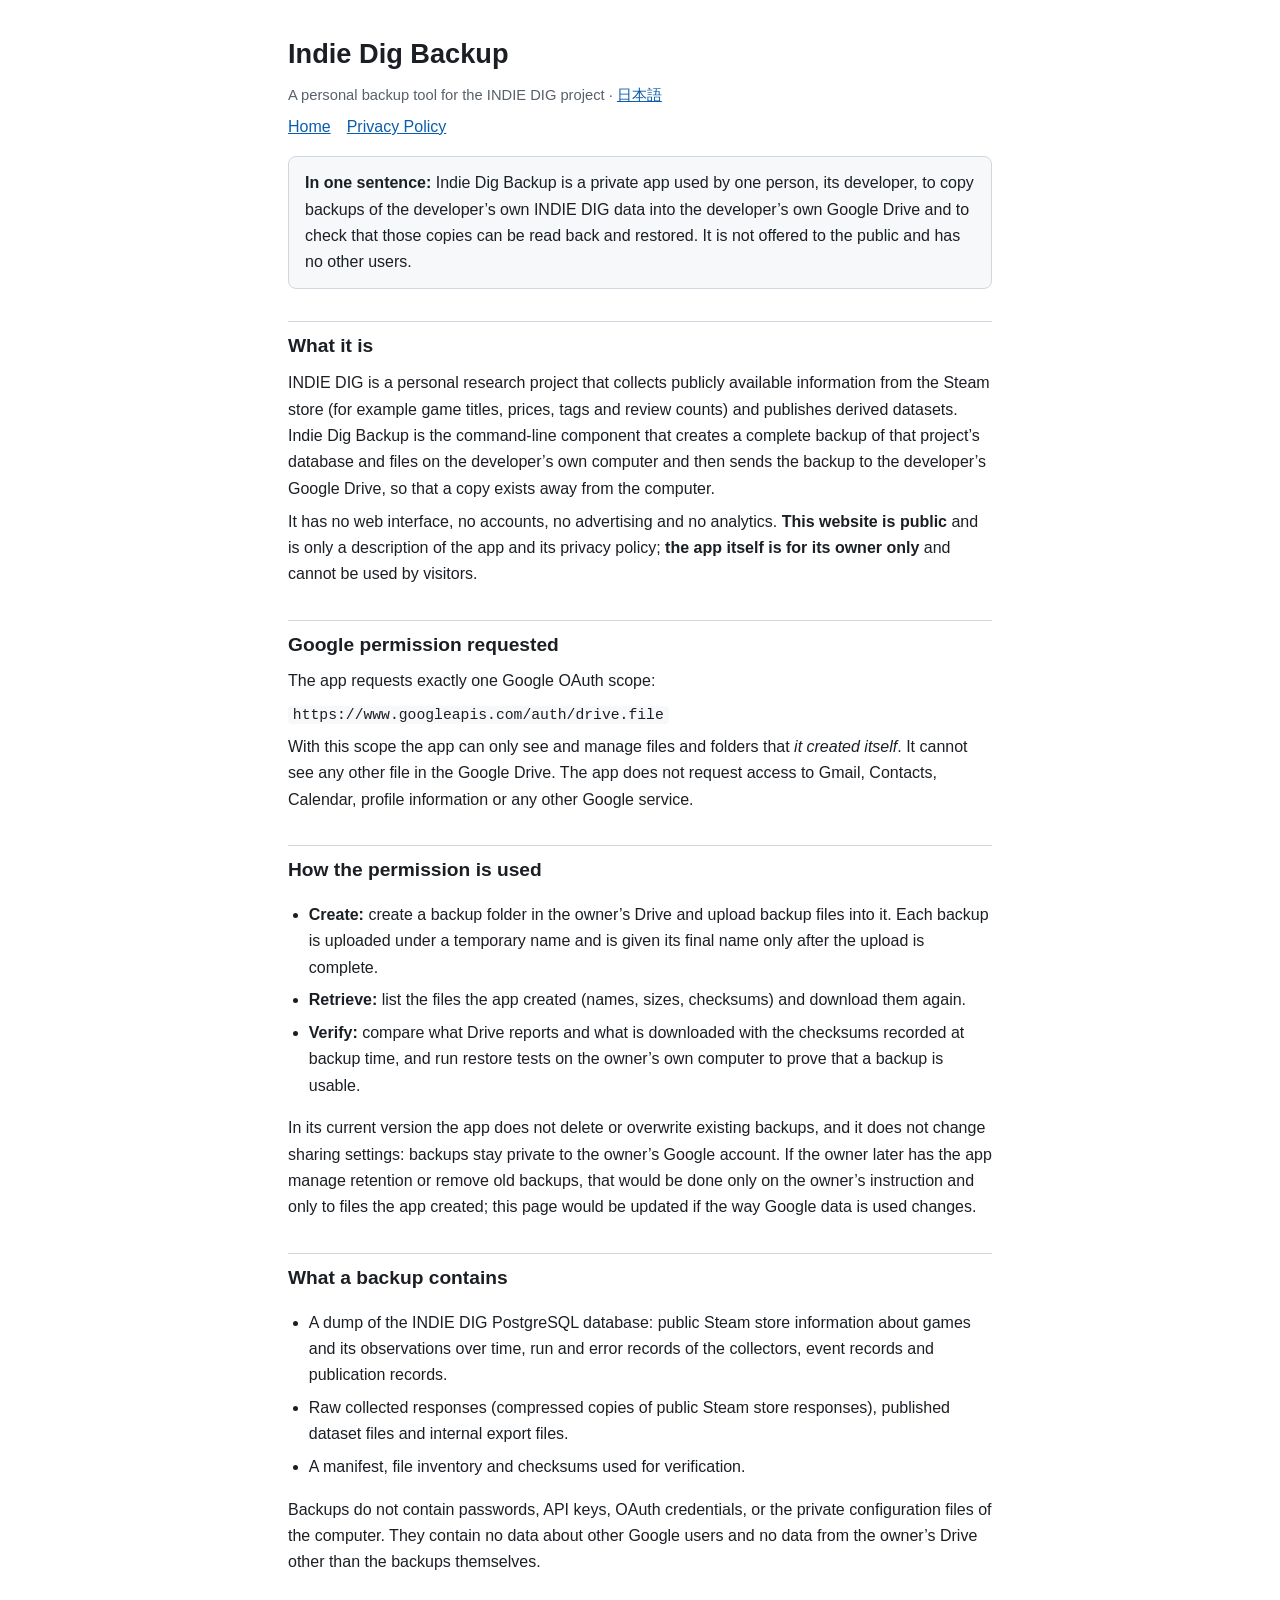
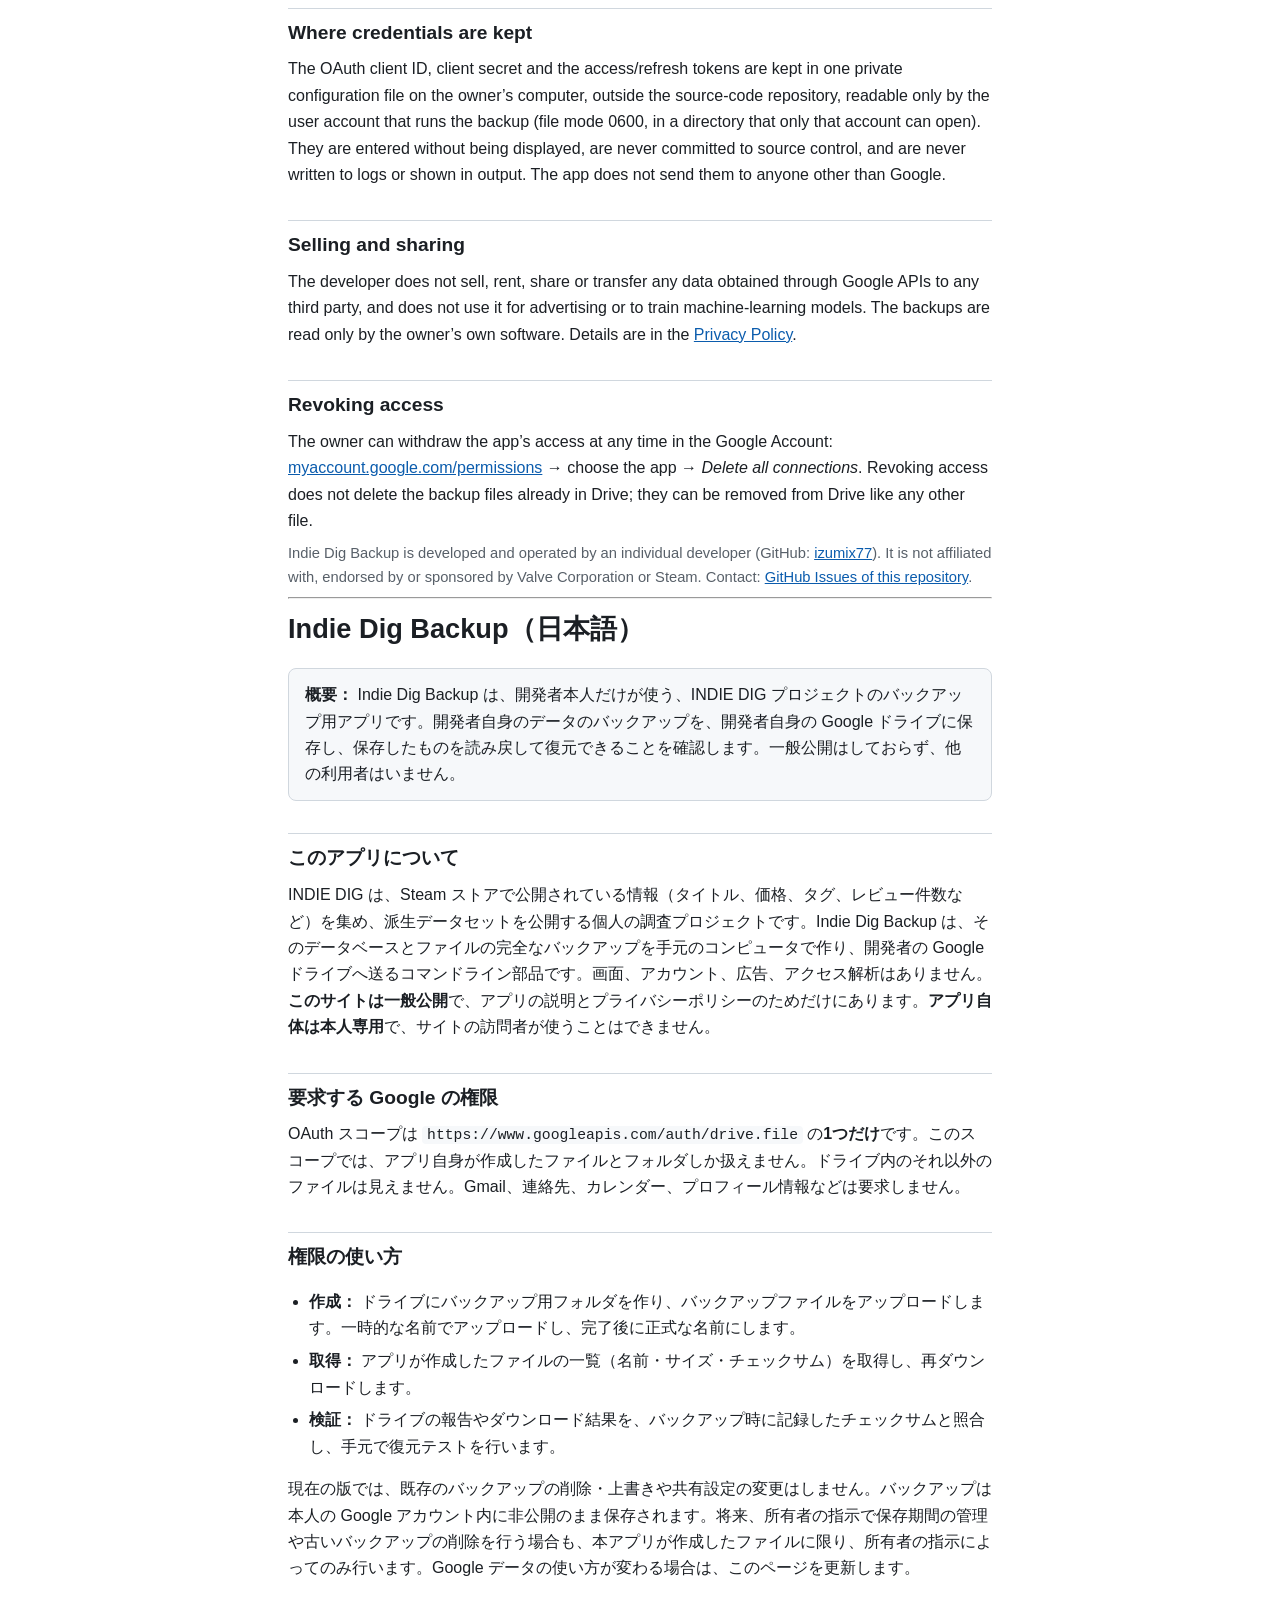
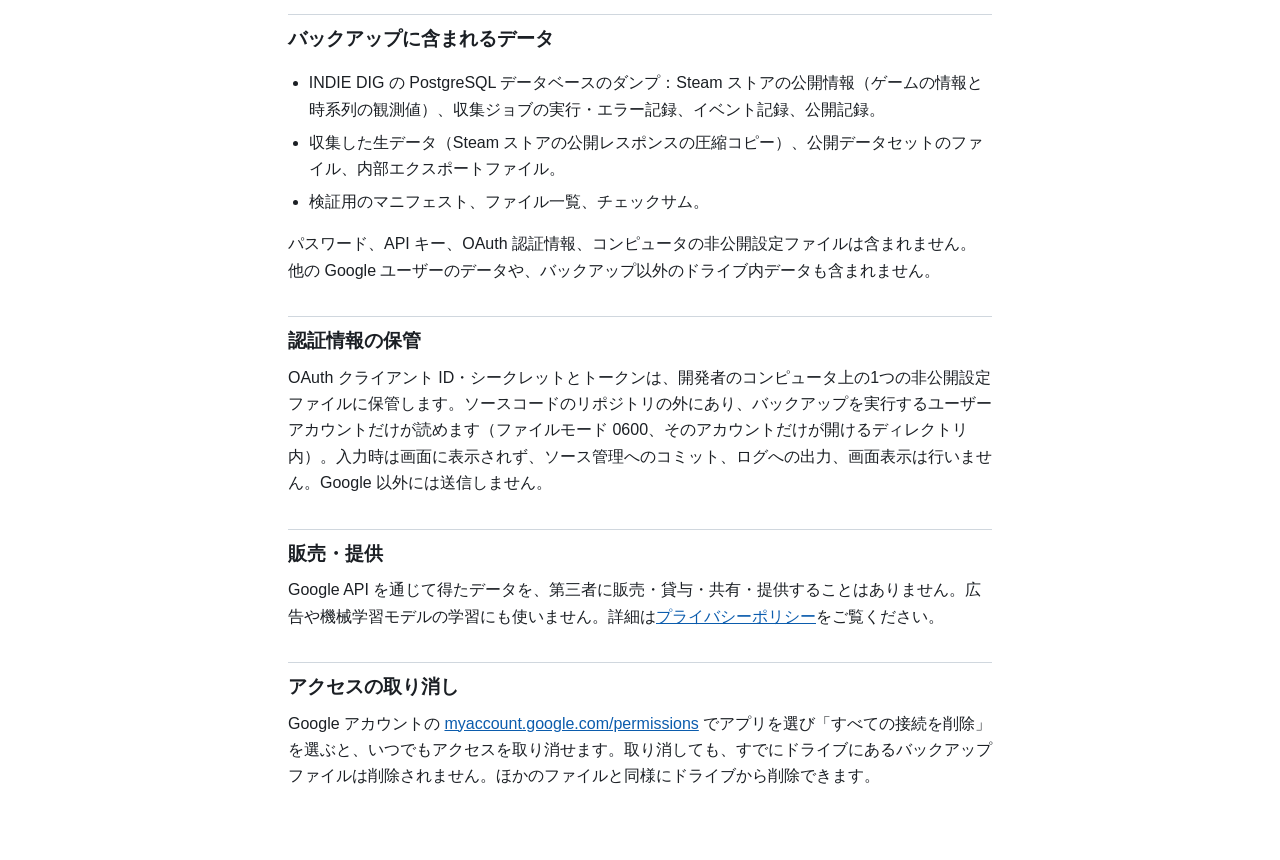
<file: index.html>
<!doctype html>
<html lang="en">
<head>
<meta charset="utf-8">
<meta name="viewport" content="width=device-width, initial-scale=1">
<title>Indie Dig Backup</title>
<meta name="description" content="Indie Dig Backup is a personal, single-user app that stores backups of the owner's own INDIE DIG data in the owner's own Google Drive.">
<link rel="stylesheet" href="style.css">
</head>
<body>
<main>
<h1>Indie Dig Backup</h1>
<p class="muted">A personal backup tool for the INDIE DIG project &middot; <a href="#ja">日本語</a></p>
<nav><a href="./">Home</a><a href="privacy/">Privacy Policy</a></nav>

<div class="box"><strong>In one sentence:</strong> Indie Dig Backup is a private app used by one person, its developer, to copy backups of the developer&rsquo;s own INDIE DIG data into the developer&rsquo;s own Google Drive and to check that those copies can be read back and restored. It is not offered to the public and has no other users.</div>

<h2>What it is</h2>
<p>INDIE DIG is a personal research project that collects publicly available information from the Steam store (for example game titles, prices, tags and review counts) and publishes derived datasets. Indie Dig Backup is the command-line component that creates a complete backup of that project&rsquo;s database and files on the developer&rsquo;s own computer and then sends the backup to the developer&rsquo;s Google Drive, so that a copy exists away from the computer.</p>
<p>It has no web interface, no accounts, no advertising and no analytics. <strong>This website is public</strong> and is only a description of the app and its privacy policy; <strong>the app itself is for its owner only</strong> and cannot be used by visitors.</p>

<h2>Google permission requested</h2>
<p>The app requests exactly one Google OAuth scope:</p>
<p><code>https://www.googleapis.com/auth/drive.file</code></p>
<p>With this scope the app can only see and manage files and folders that <em>it created itself</em>. It cannot see any other file in the Google Drive. The app does not request access to Gmail, Contacts, Calendar, profile information or any other Google service.</p>

<h2>How the permission is used</h2>
<ul>
<li><strong>Create:</strong> create a backup folder in the owner&rsquo;s Drive and upload backup files into it. Each backup is uploaded under a temporary name and is given its final name only after the upload is complete.</li>
<li><strong>Retrieve:</strong> list the files the app created (names, sizes, checksums) and download them again.</li>
<li><strong>Verify:</strong> compare what Drive reports and what is downloaded with the checksums recorded at backup time, and run restore tests on the owner&rsquo;s own computer to prove that a backup is usable.</li>
</ul>
<p>In its current version the app does not delete or overwrite existing backups, and it does not change sharing settings: backups stay private to the owner&rsquo;s Google account. If the owner later has the app manage retention or remove old backups, that would be done only on the owner&rsquo;s instruction and only to files the app created; this page would be updated if the way Google data is used changes.</p>

<h2>What a backup contains</h2>
<ul>
<li>A dump of the INDIE DIG PostgreSQL database: public Steam store information about games and its observations over time, run and error records of the collectors, event records and publication records.</li>
<li>Raw collected responses (compressed copies of public Steam store responses), published dataset files and internal export files.</li>
<li>A manifest, file inventory and checksums used for verification.</li>
</ul>
<p>Backups do not contain passwords, API keys, OAuth credentials, or the private configuration files of the computer. They contain no data about other Google users and no data from the owner&rsquo;s Drive other than the backups themselves.</p>

<h2>Where credentials are kept</h2>
<p>The OAuth client ID, client secret and the access/refresh tokens are kept in one private configuration file on the owner&rsquo;s computer, outside the source-code repository, readable only by the user account that runs the backup (file mode 0600, in a directory that only that account can open). They are entered without being displayed, are never committed to source control, and are never written to logs or shown in output. The app does not send them to anyone other than Google.</p>

<h2>Selling and sharing</h2>
<p>The developer does not sell, rent, share or transfer any data obtained through Google APIs to any third party, and does not use it for advertising or to train machine-learning models. The backups are read only by the owner&rsquo;s own software. Details are in the <a href="privacy/">Privacy Policy</a>.</p>

<h2>Revoking access</h2>
<p>The owner can withdraw the app&rsquo;s access at any time in the Google Account: <a href="https://myaccount.google.com/permissions">myaccount.google.com/permissions</a> &rarr; choose the app &rarr; <em>Delete all connections</em>. Revoking access does not delete the backup files already in Drive; they can be removed from Drive like any other file.</p>

<p class="muted">Indie Dig Backup is developed and operated by an individual developer (GitHub: <a href="https://github.com/izumix77">izumix77</a>). It is not affiliated with, endorsed by or sponsored by Valve Corporation or Steam. Contact: <a href="https://github.com/izumix77/indie-dig-backup-site/issues">GitHub Issues of this repository</a>.</p>

<hr id="ja">
<h1 lang="ja">Indie Dig Backup（日本語）</h1>
<div lang="ja">
<div class="box"><strong>概要：</strong> Indie Dig Backup は、開発者本人だけが使う、INDIE DIG プロジェクトのバックアップ用アプリです。開発者自身のデータのバックアップを、開発者自身の Google ドライブに保存し、保存したものを読み戻して復元できることを確認します。一般公開はしておらず、他の利用者はいません。</div>
<h2>このアプリについて</h2>
<p>INDIE DIG は、Steam ストアで公開されている情報（タイトル、価格、タグ、レビュー件数など）を集め、派生データセットを公開する個人の調査プロジェクトです。Indie Dig Backup は、そのデータベースとファイルの完全なバックアップを手元のコンピュータで作り、開発者の Google ドライブへ送るコマンドライン部品です。画面、アカウント、広告、アクセス解析はありません。<strong>このサイトは一般公開</strong>で、アプリの説明とプライバシーポリシーのためだけにあります。<strong>アプリ自体は本人専用</strong>で、サイトの訪問者が使うことはできません。</p>
<h2>要求する Google の権限</h2>
<p>OAuth スコープは <code>https://www.googleapis.com/auth/drive.file</code> の<strong>1つだけ</strong>です。このスコープでは、アプリ自身が作成したファイルとフォルダしか扱えません。ドライブ内のそれ以外のファイルは見えません。Gmail、連絡先、カレンダー、プロフィール情報などは要求しません。</p>
<h2>権限の使い方</h2>
<ul>
<li><strong>作成：</strong> ドライブにバックアップ用フォルダを作り、バックアップファイルをアップロードします。一時的な名前でアップロードし、完了後に正式な名前にします。</li>
<li><strong>取得：</strong> アプリが作成したファイルの一覧（名前・サイズ・チェックサム）を取得し、再ダウンロードします。</li>
<li><strong>検証：</strong> ドライブの報告やダウンロード結果を、バックアップ時に記録したチェックサムと照合し、手元で復元テストを行います。</li>
</ul>
<p>現在の版では、既存のバックアップの削除・上書きや共有設定の変更はしません。バックアップは本人の Google アカウント内に非公開のまま保存されます。将来、所有者の指示で保存期間の管理や古いバックアップの削除を行う場合も、本アプリが作成したファイルに限り、所有者の指示によってのみ行います。Google データの使い方が変わる場合は、このページを更新します。</p>
<h2>バックアップに含まれるデータ</h2>
<ul>
<li>INDIE DIG の PostgreSQL データベースのダンプ：Steam ストアの公開情報（ゲームの情報と時系列の観測値）、収集ジョブの実行・エラー記録、イベント記録、公開記録。</li>
<li>収集した生データ（Steam ストアの公開レスポンスの圧縮コピー）、公開データセットのファイル、内部エクスポートファイル。</li>
<li>検証用のマニフェスト、ファイル一覧、チェックサム。</li>
</ul>
<p>パスワード、API キー、OAuth 認証情報、コンピュータの非公開設定ファイルは含まれません。他の Google ユーザーのデータや、バックアップ以外のドライブ内データも含まれません。</p>
<h2>認証情報の保管</h2>
<p>OAuth クライアント ID・シークレットとトークンは、開発者のコンピュータ上の1つの非公開設定ファイルに保管します。ソースコードのリポジトリの外にあり、バックアップを実行するユーザーアカウントだけが読めます（ファイルモード 0600、そのアカウントだけが開けるディレクトリ内）。入力時は画面に表示されず、ソース管理へのコミット、ログへの出力、画面表示は行いません。Google 以外には送信しません。</p>
<h2>販売・提供</h2>
<p>Google API を通じて得たデータを、第三者に販売・貸与・共有・提供することはありません。広告や機械学習モデルの学習にも使いません。詳細は<a href="privacy/">プライバシーポリシー</a>をご覧ください。</p>
<h2>アクセスの取り消し</h2>
<p>Google アカウントの <a href="https://myaccount.google.com/permissions">myaccount.google.com/permissions</a> でアプリを選び「すべての接続を削除」を選ぶと、いつでもアクセスを取り消せます。取り消しても、すでにドライブにあるバックアップファイルは削除されません。ほかのファイルと同様にドライブから削除できます。</p>
</div>
</main>
</body>
</html>
</file>
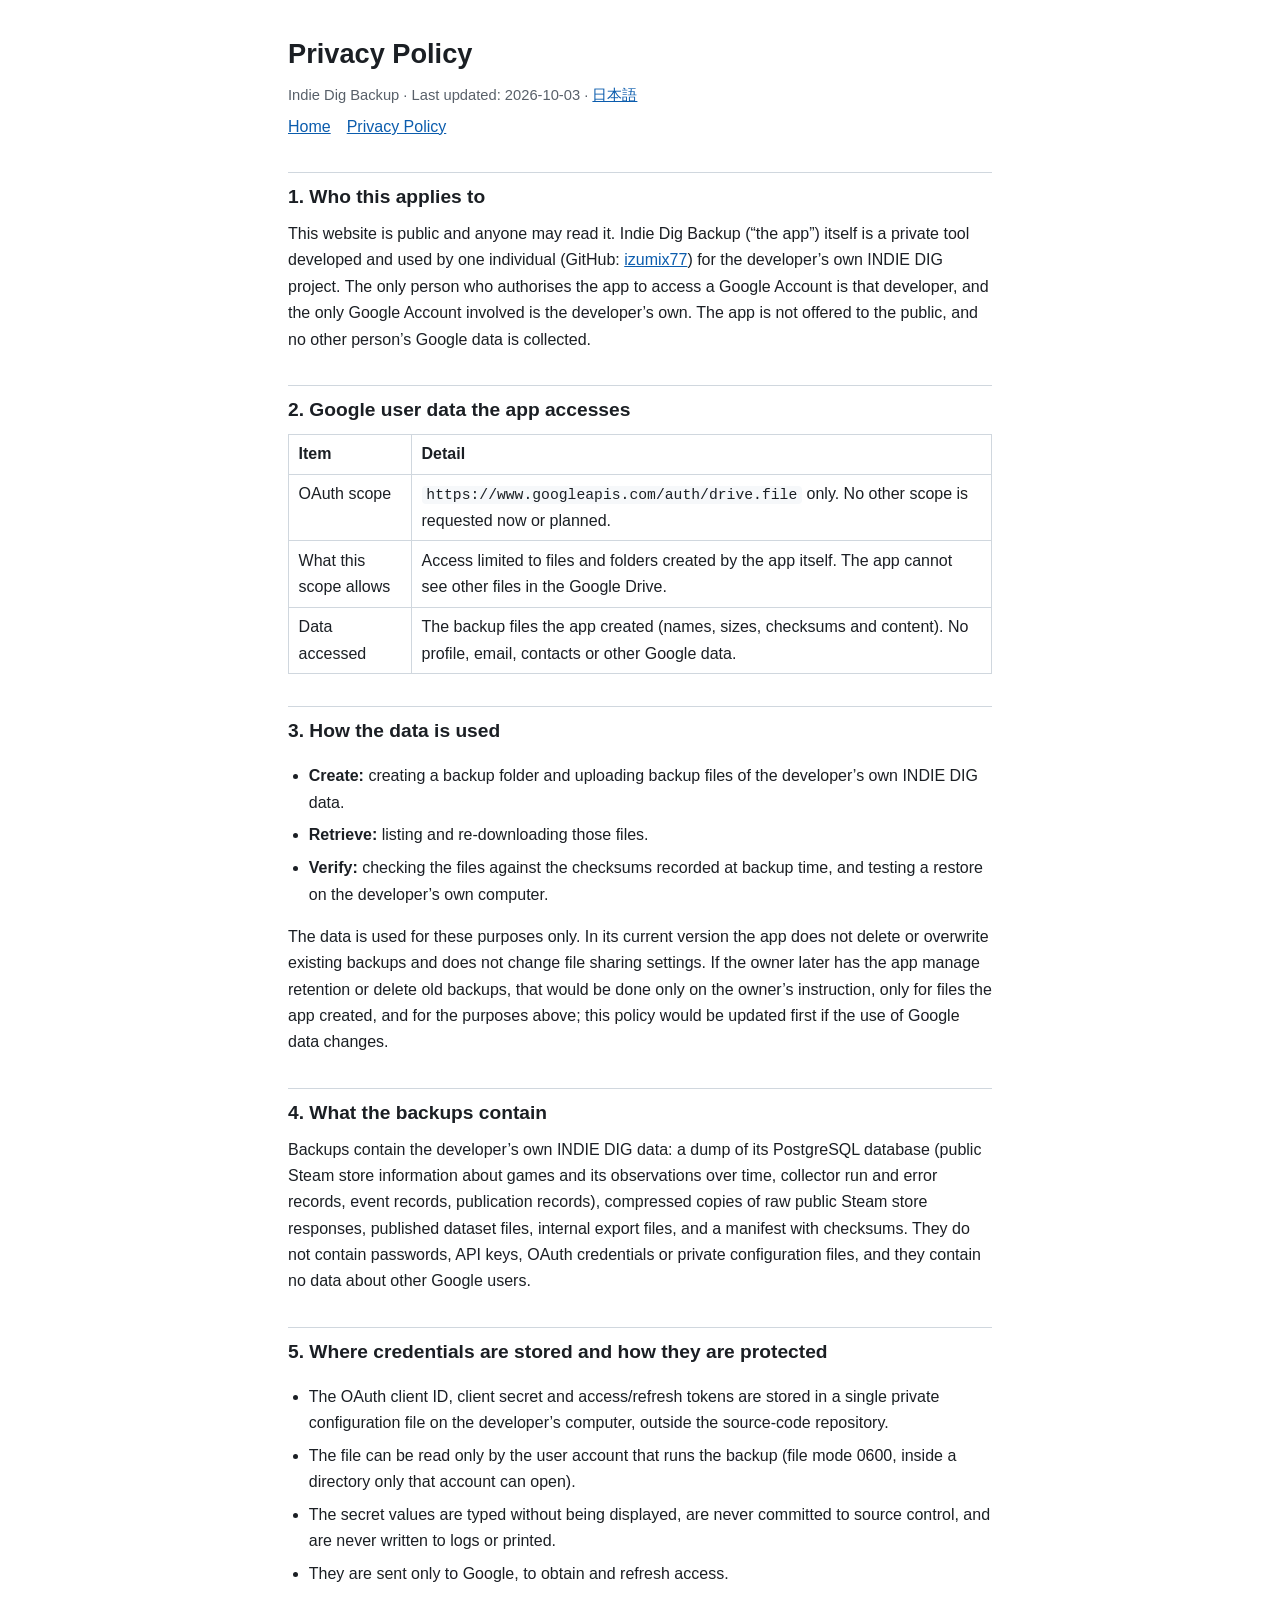
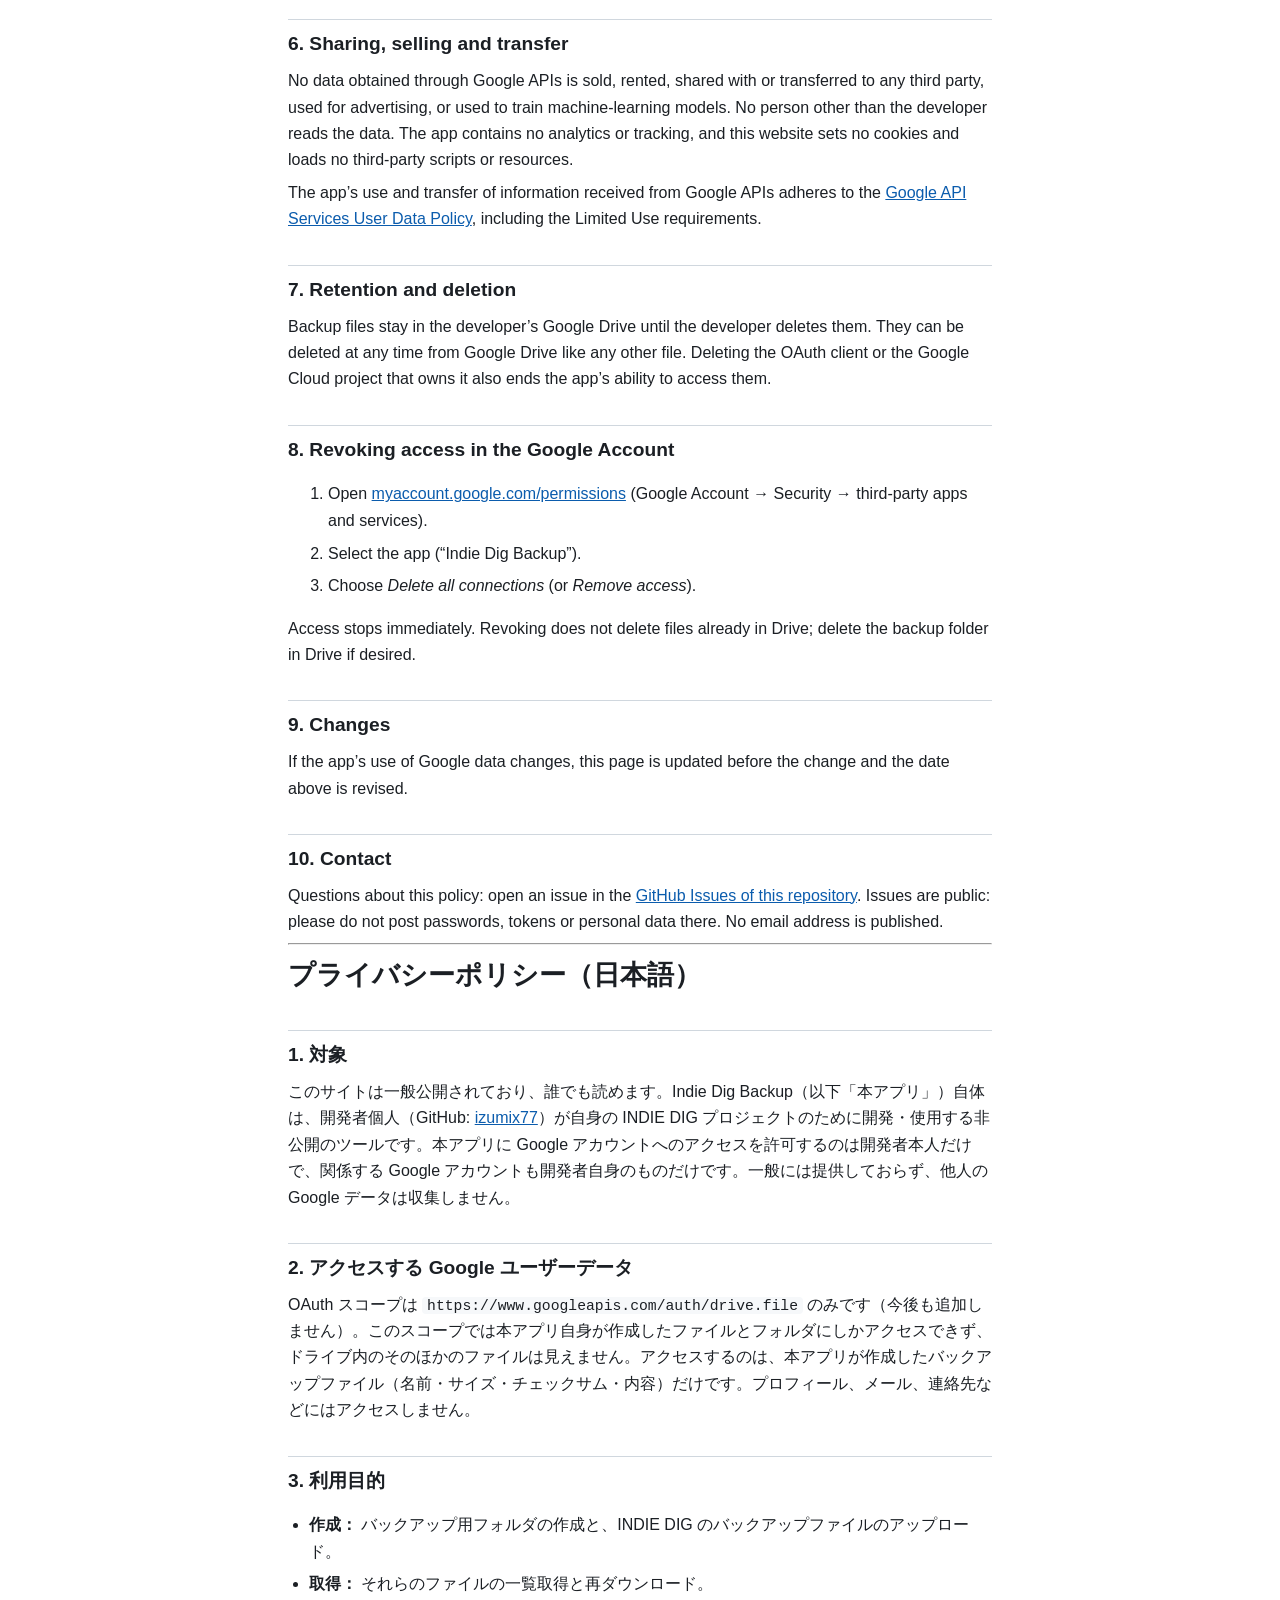
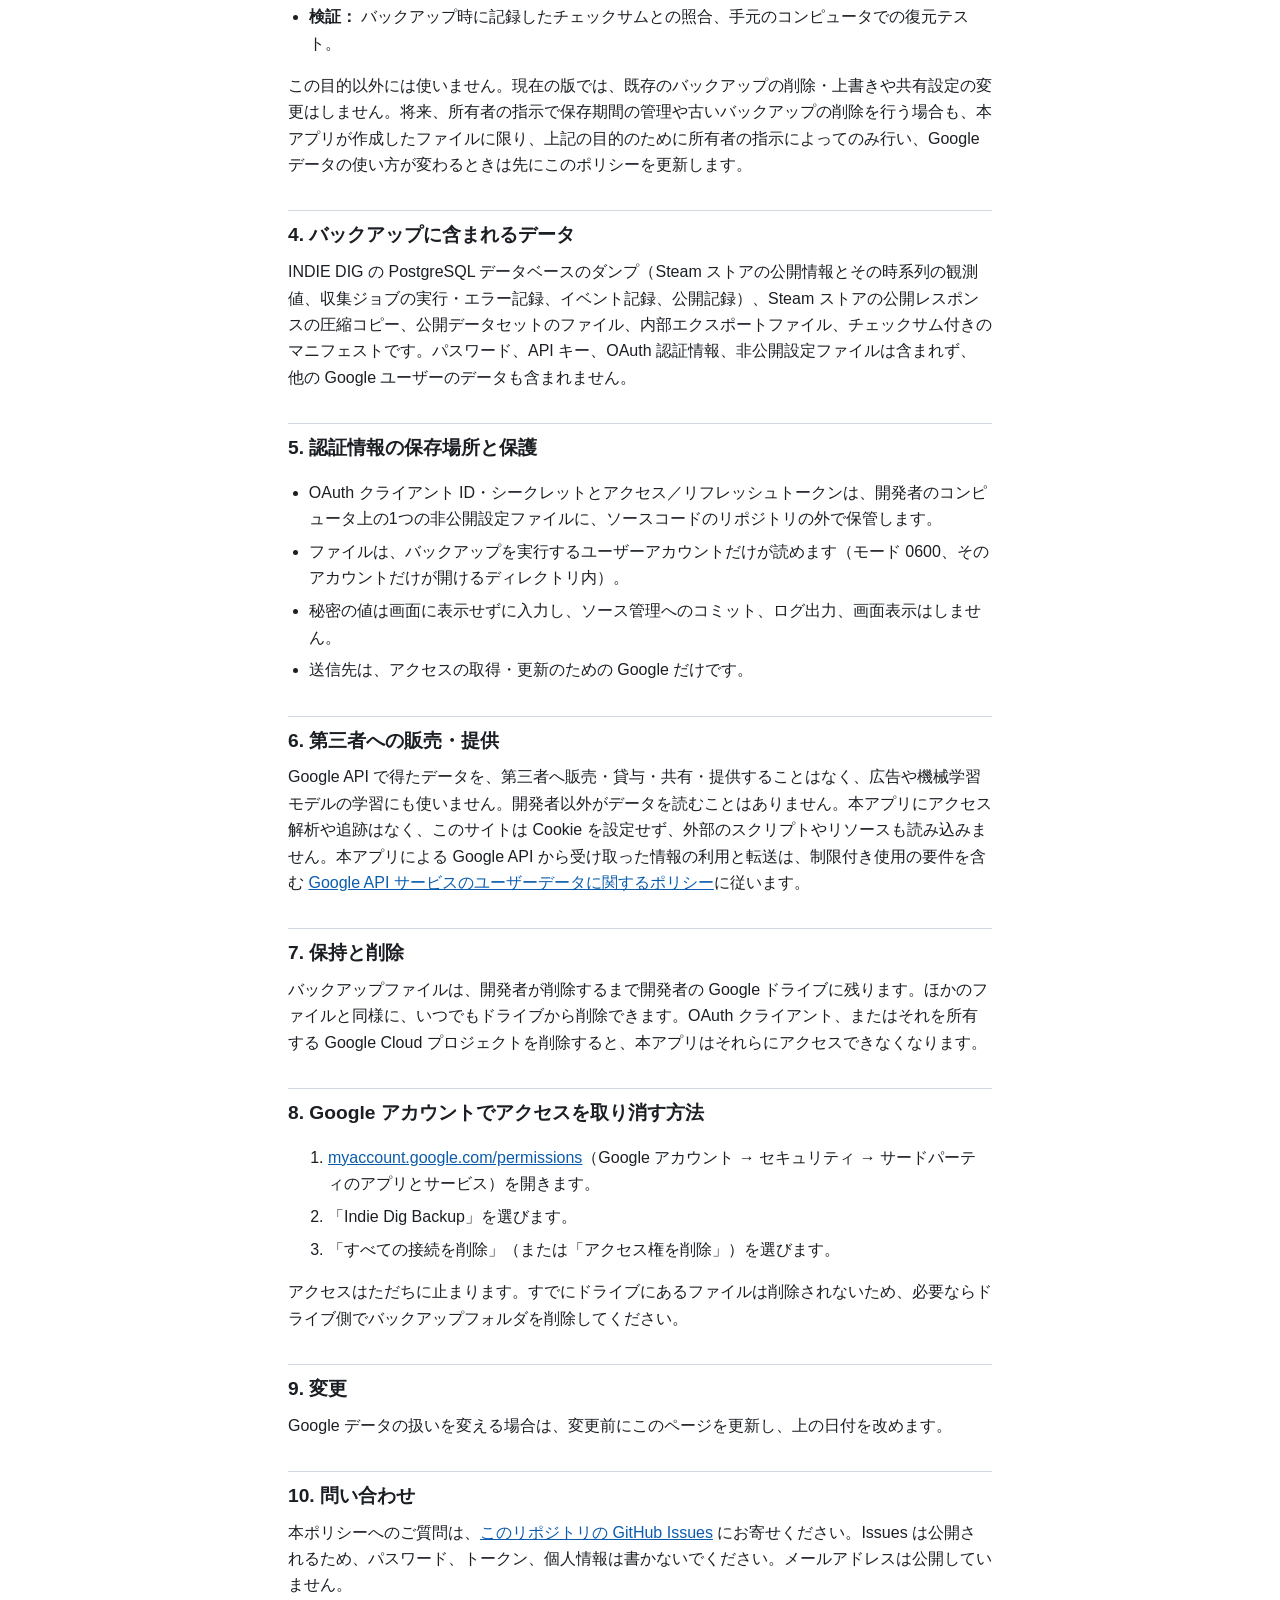
<file: privacy/index.html>
<!doctype html>
<html lang="en">
<head>
<meta charset="utf-8">
<meta name="viewport" content="width=device-width, initial-scale=1">
<title>Privacy Policy - Indie Dig Backup</title>
<meta name="description" content="Privacy policy of Indie Dig Backup, a personal single-user backup app that uses only the Google Drive drive.file scope.">
<link rel="stylesheet" href="../style.css">
</head>
<body>
<main>
<h1>Privacy Policy</h1>
<p class="muted">Indie Dig Backup &middot; Last updated: 2026-10-03 &middot; <a href="#ja">日本語</a></p>
<nav><a href="../">Home</a><a href="./">Privacy Policy</a></nav>

<h2>1. Who this applies to</h2>
<p>This website is public and anyone may read it. Indie Dig Backup (&ldquo;the app&rdquo;) itself is a private tool developed and used by one individual (GitHub: <a href="https://github.com/izumix77">izumix77</a>) for the developer&rsquo;s own INDIE DIG project. The only person who authorises the app to access a Google Account is that developer, and the only Google Account involved is the developer&rsquo;s own. The app is not offered to the public, and no other person&rsquo;s Google data is collected.</p>

<h2>2. Google user data the app accesses</h2>
<table>
<tr><th>Item</th><th>Detail</th></tr>
<tr><td>OAuth scope</td><td><code>https://www.googleapis.com/auth/drive.file</code> only. No other scope is requested now or planned.</td></tr>
<tr><td>What this scope allows</td><td>Access limited to files and folders created by the app itself. The app cannot see other files in the Google Drive.</td></tr>
<tr><td>Data accessed</td><td>The backup files the app created (names, sizes, checksums and content). No profile, email, contacts or other Google data.</td></tr>
</table>

<h2>3. How the data is used</h2>
<ul>
<li><strong>Create:</strong> creating a backup folder and uploading backup files of the developer&rsquo;s own INDIE DIG data.</li>
<li><strong>Retrieve:</strong> listing and re-downloading those files.</li>
<li><strong>Verify:</strong> checking the files against the checksums recorded at backup time, and testing a restore on the developer&rsquo;s own computer.</li>
</ul>
<p>The data is used for these purposes only. In its current version the app does not delete or overwrite existing backups and does not change file sharing settings. If the owner later has the app manage retention or delete old backups, that would be done only on the owner&rsquo;s instruction, only for files the app created, and for the purposes above; this policy would be updated first if the use of Google data changes.</p>

<h2>4. What the backups contain</h2>
<p>Backups contain the developer&rsquo;s own INDIE DIG data: a dump of its PostgreSQL database (public Steam store information about games and its observations over time, collector run and error records, event records, publication records), compressed copies of raw public Steam store responses, published dataset files, internal export files, and a manifest with checksums. They do not contain passwords, API keys, OAuth credentials or private configuration files, and they contain no data about other Google users.</p>

<h2>5. Where credentials are stored and how they are protected</h2>
<ul>
<li>The OAuth client ID, client secret and access/refresh tokens are stored in a single private configuration file on the developer&rsquo;s computer, outside the source-code repository.</li>
<li>The file can be read only by the user account that runs the backup (file mode 0600, inside a directory only that account can open).</li>
<li>The secret values are typed without being displayed, are never committed to source control, and are never written to logs or printed.</li>
<li>They are sent only to Google, to obtain and refresh access.</li>
</ul>

<h2>6. Sharing, selling and transfer</h2>
<p>No data obtained through Google APIs is sold, rented, shared with or transferred to any third party, used for advertising, or used to train machine-learning models. No person other than the developer reads the data. The app contains no analytics or tracking, and this website sets no cookies and loads no third-party scripts or resources.</p>
<p>The app&rsquo;s use and transfer of information received from Google APIs adheres to the <a href="https://developers.google.com/terms/api-services-user-data-policy">Google API Services User Data Policy</a>, including the Limited Use requirements.</p>

<h2>7. Retention and deletion</h2>
<p>Backup files stay in the developer&rsquo;s Google Drive until the developer deletes them. They can be deleted at any time from Google Drive like any other file. Deleting the OAuth client or the Google Cloud project that owns it also ends the app&rsquo;s ability to access them.</p>

<h2>8. Revoking access in the Google Account</h2>
<ol>
<li>Open <a href="https://myaccount.google.com/permissions">myaccount.google.com/permissions</a> (Google Account &rarr; Security &rarr; third-party apps and services).</li>
<li>Select the app (&ldquo;Indie Dig Backup&rdquo;).</li>
<li>Choose <em>Delete all connections</em> (or <em>Remove access</em>).</li>
</ol>
<p>Access stops immediately. Revoking does not delete files already in Drive; delete the backup folder in Drive if desired.</p>

<h2>9. Changes</h2>
<p>If the app&rsquo;s use of Google data changes, this page is updated before the change and the date above is revised.</p>

<h2 id="contact">10. Contact</h2>
<p>Questions about this policy: open an issue in the <a href="https://github.com/izumix77/indie-dig-backup-site/issues">GitHub Issues of this repository</a>. Issues are public: please do not post passwords, tokens or personal data there. No email address is published.</p>

<hr id="ja">
<h1 lang="ja">プライバシーポリシー（日本語）</h1>
<div lang="ja">
<h2>1. 対象</h2>
<p>このサイトは一般公開されており、誰でも読めます。Indie Dig Backup（以下「本アプリ」）自体は、開発者個人（GitHub: <a href="https://github.com/izumix77">izumix77</a>）が自身の INDIE DIG プロジェクトのために開発・使用する非公開のツールです。本アプリに Google アカウントへのアクセスを許可するのは開発者本人だけで、関係する Google アカウントも開発者自身のものだけです。一般には提供しておらず、他人の Google データは収集しません。</p>
<h2>2. アクセスする Google ユーザーデータ</h2>
<p>OAuth スコープは <code>https://www.googleapis.com/auth/drive.file</code> のみです（今後も追加しません）。このスコープでは本アプリ自身が作成したファイルとフォルダにしかアクセスできず、ドライブ内のそのほかのファイルは見えません。アクセスするのは、本アプリが作成したバックアップファイル（名前・サイズ・チェックサム・内容）だけです。プロフィール、メール、連絡先などにはアクセスしません。</p>
<h2>3. 利用目的</h2>
<ul>
<li><strong>作成：</strong> バックアップ用フォルダの作成と、INDIE DIG のバックアップファイルのアップロード。</li>
<li><strong>取得：</strong> それらのファイルの一覧取得と再ダウンロード。</li>
<li><strong>検証：</strong> バックアップ時に記録したチェックサムとの照合、手元のコンピュータでの復元テスト。</li>
</ul>
<p>この目的以外には使いません。現在の版では、既存のバックアップの削除・上書きや共有設定の変更はしません。将来、所有者の指示で保存期間の管理や古いバックアップの削除を行う場合も、本アプリが作成したファイルに限り、上記の目的のために所有者の指示によってのみ行い、Google データの使い方が変わるときは先にこのポリシーを更新します。</p>
<h2>4. バックアップに含まれるデータ</h2>
<p>INDIE DIG の PostgreSQL データベースのダンプ（Steam ストアの公開情報とその時系列の観測値、収集ジョブの実行・エラー記録、イベント記録、公開記録）、Steam ストアの公開レスポンスの圧縮コピー、公開データセットのファイル、内部エクスポートファイル、チェックサム付きのマニフェストです。パスワード、API キー、OAuth 認証情報、非公開設定ファイルは含まれず、他の Google ユーザーのデータも含まれません。</p>
<h2>5. 認証情報の保存場所と保護</h2>
<ul>
<li>OAuth クライアント ID・シークレットとアクセス／リフレッシュトークンは、開発者のコンピュータ上の1つの非公開設定ファイルに、ソースコードのリポジトリの外で保管します。</li>
<li>ファイルは、バックアップを実行するユーザーアカウントだけが読めます（モード 0600、そのアカウントだけが開けるディレクトリ内）。</li>
<li>秘密の値は画面に表示せずに入力し、ソース管理へのコミット、ログ出力、画面表示はしません。</li>
<li>送信先は、アクセスの取得・更新のための Google だけです。</li>
</ul>
<h2>6. 第三者への販売・提供</h2>
<p>Google API で得たデータを、第三者へ販売・貸与・共有・提供することはなく、広告や機械学習モデルの学習にも使いません。開発者以外がデータを読むことはありません。本アプリにアクセス解析や追跡はなく、このサイトは Cookie を設定せず、外部のスクリプトやリソースも読み込みません。本アプリによる Google API から受け取った情報の利用と転送は、制限付き使用の要件を含む <a href="https://developers.google.com/terms/api-services-user-data-policy">Google API サービスのユーザーデータに関するポリシー</a>に従います。</p>
<h2>7. 保持と削除</h2>
<p>バックアップファイルは、開発者が削除するまで開発者の Google ドライブに残ります。ほかのファイルと同様に、いつでもドライブから削除できます。OAuth クライアント、またはそれを所有する Google Cloud プロジェクトを削除すると、本アプリはそれらにアクセスできなくなります。</p>
<h2>8. Google アカウントでアクセスを取り消す方法</h2>
<ol>
<li><a href="https://myaccount.google.com/permissions">myaccount.google.com/permissions</a>（Google アカウント → セキュリティ → サードパーティのアプリとサービス）を開きます。</li>
<li>「Indie Dig Backup」を選びます。</li>
<li>「すべての接続を削除」（または「アクセス権を削除」）を選びます。</li>
</ol>
<p>アクセスはただちに止まります。すでにドライブにあるファイルは削除されないため、必要ならドライブ側でバックアップフォルダを削除してください。</p>
<h2>9. 変更</h2>
<p>Google データの扱いを変える場合は、変更前にこのページを更新し、上の日付を改めます。</p>
<h2>10. 問い合わせ</h2>
<p>本ポリシーへのご質問は、<a href="https://github.com/izumix77/indie-dig-backup-site/issues">このリポジトリの GitHub Issues</a> にお寄せください。Issues は公開されるため、パスワード、トークン、個人情報は書かないでください。メールアドレスは公開していません。</p>
</div>
</main>
</body>
</html>
</file>
<file: style.css>
:root { --bg:#fff; --fg:#1b1f24; --muted:#586069; --line:#d0d7de; --accent:#0b5cad; --box:#f6f8fa; }
@media (prefers-color-scheme: dark) { :root { --bg:#0f1317; --fg:#e6e8eb; --muted:#9aa4af; --line:#2d353d; --accent:#6cb2ff; --box:#171d23; } }
* { box-sizing: border-box; }
body { margin:0; background:var(--bg); color:var(--fg); font:16px/1.65 -apple-system, BlinkMacSystemFont, "Segoe UI", "Hiragino Sans", "Yu Gothic", sans-serif; }
main { max-width: 46rem; margin: 0 auto; padding: 2rem 1rem 4rem; }
h1 { font-size: 1.7rem; margin: 0 0 .25rem; } h2 { font-size: 1.2rem; margin: 2rem 0 .5rem; padding-top: .5rem; border-top: 1px solid var(--line); }
p, li { margin: .4rem 0; } ul { padding-left: 1.3rem; } a { color: var(--accent); }
.muted { color: var(--muted); font-size: .92rem; } code { background: var(--box); padding: .05rem .3rem; border-radius: 4px; font-size: .92em; }
.box { background: var(--box); border: 1px solid var(--line); border-radius: 8px; padding: .8rem 1rem; margin: 1rem 0; }
nav a { margin-right: 1rem; } table { border-collapse: collapse; width: 100%; } td, th { border: 1px solid var(--line); padding: .4rem .6rem; text-align: left; vertical-align: top; }
</file>
